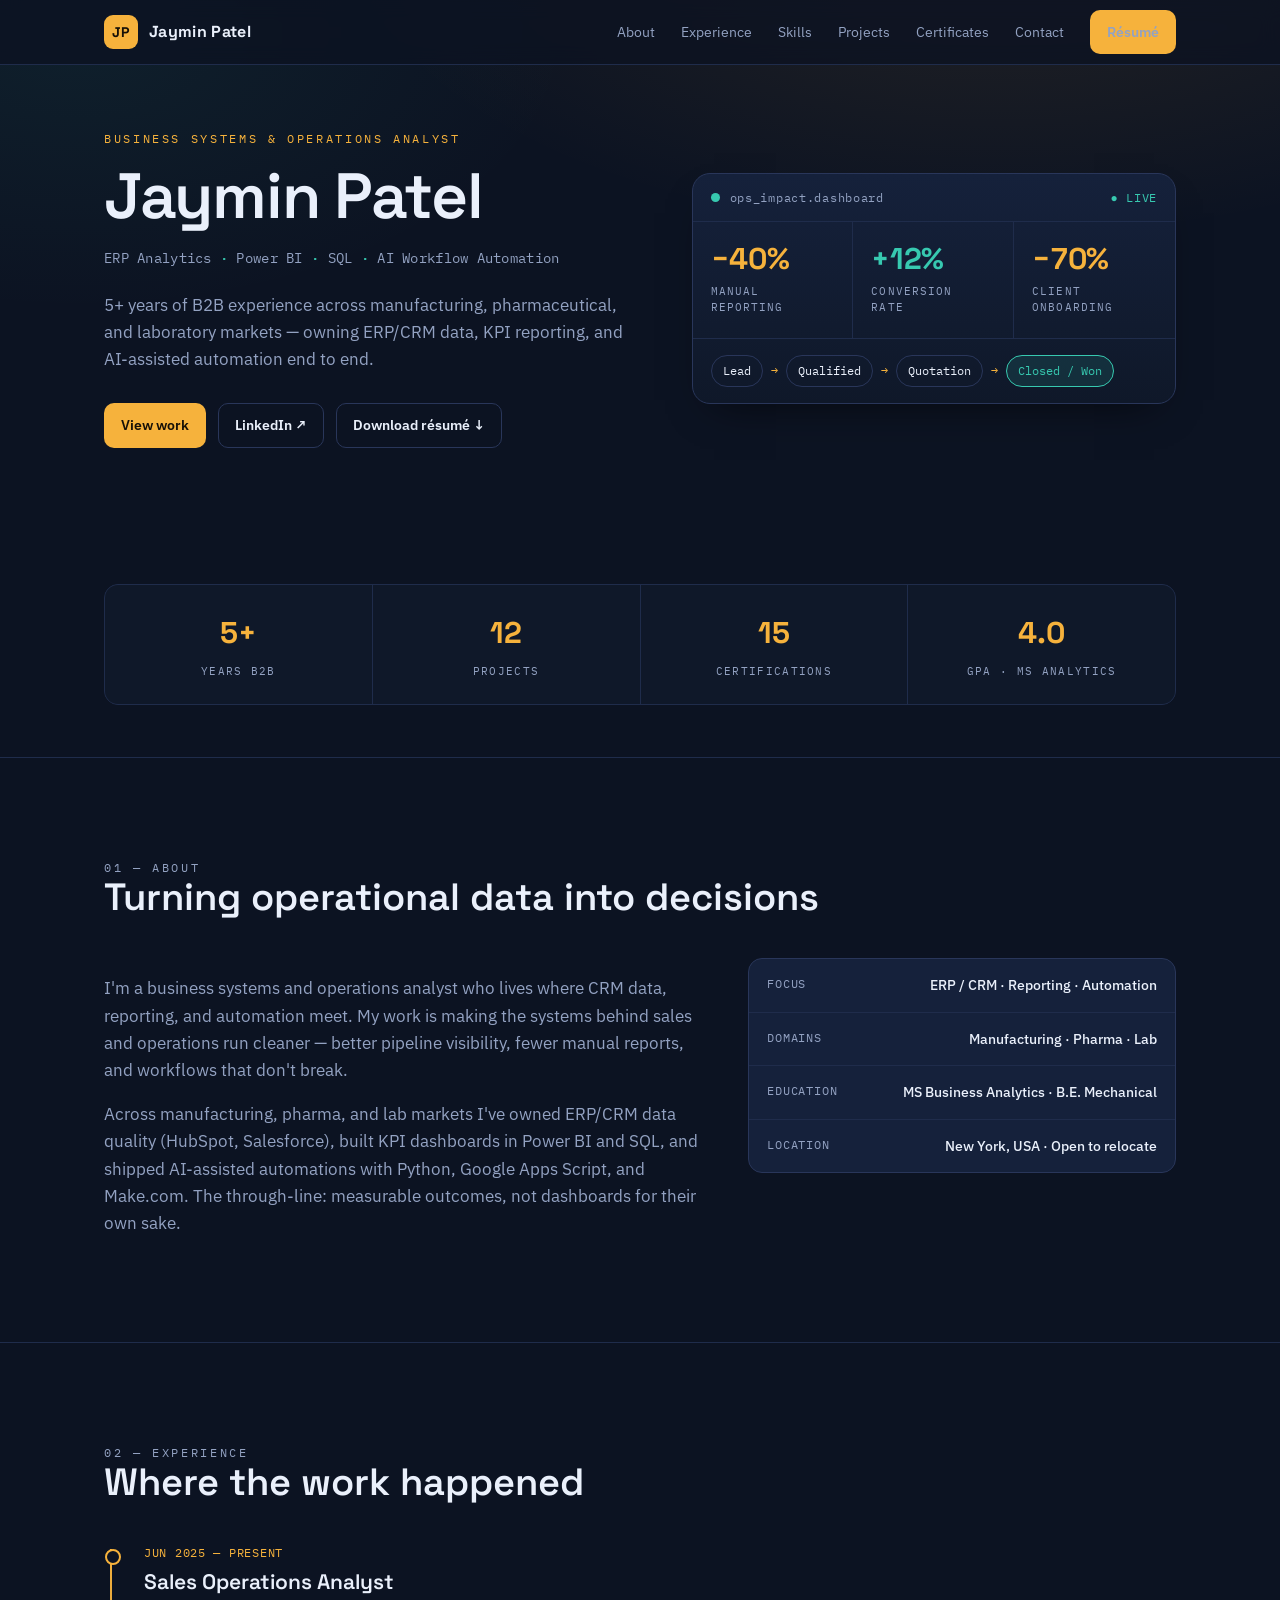
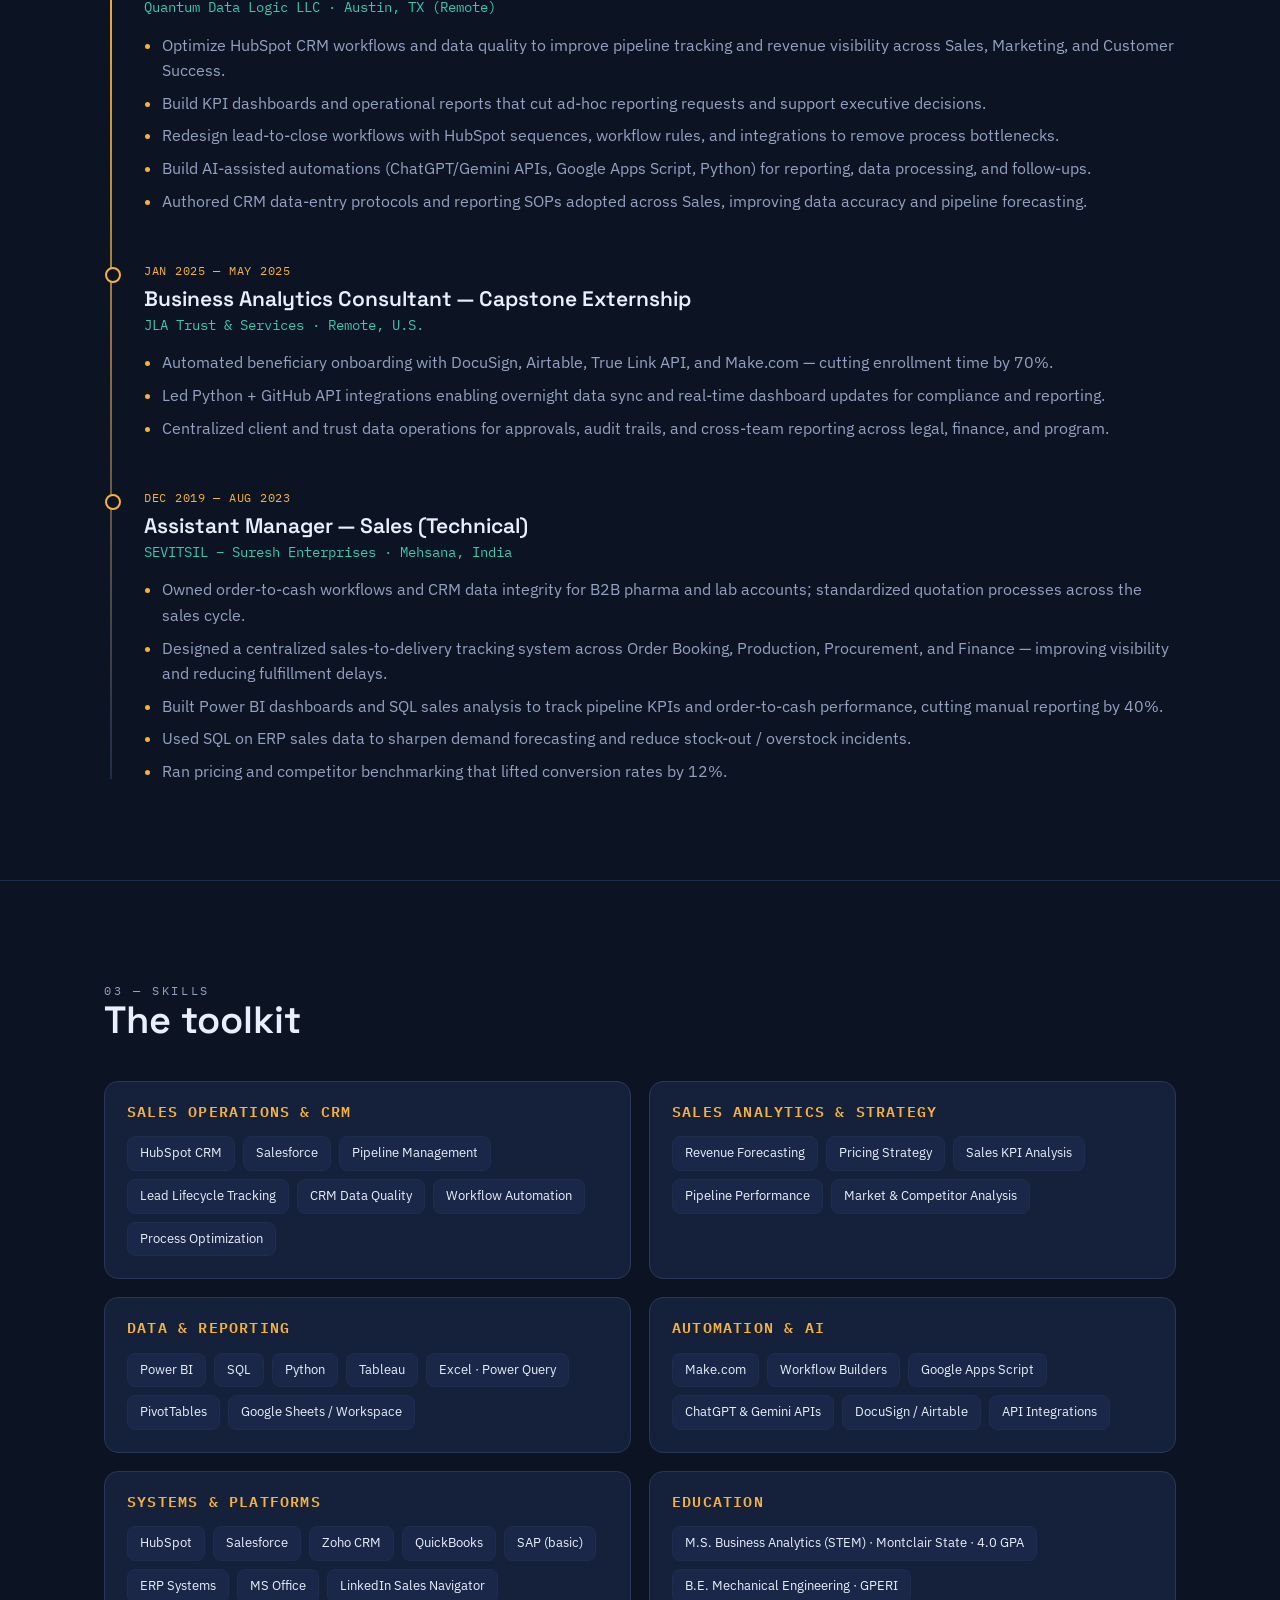
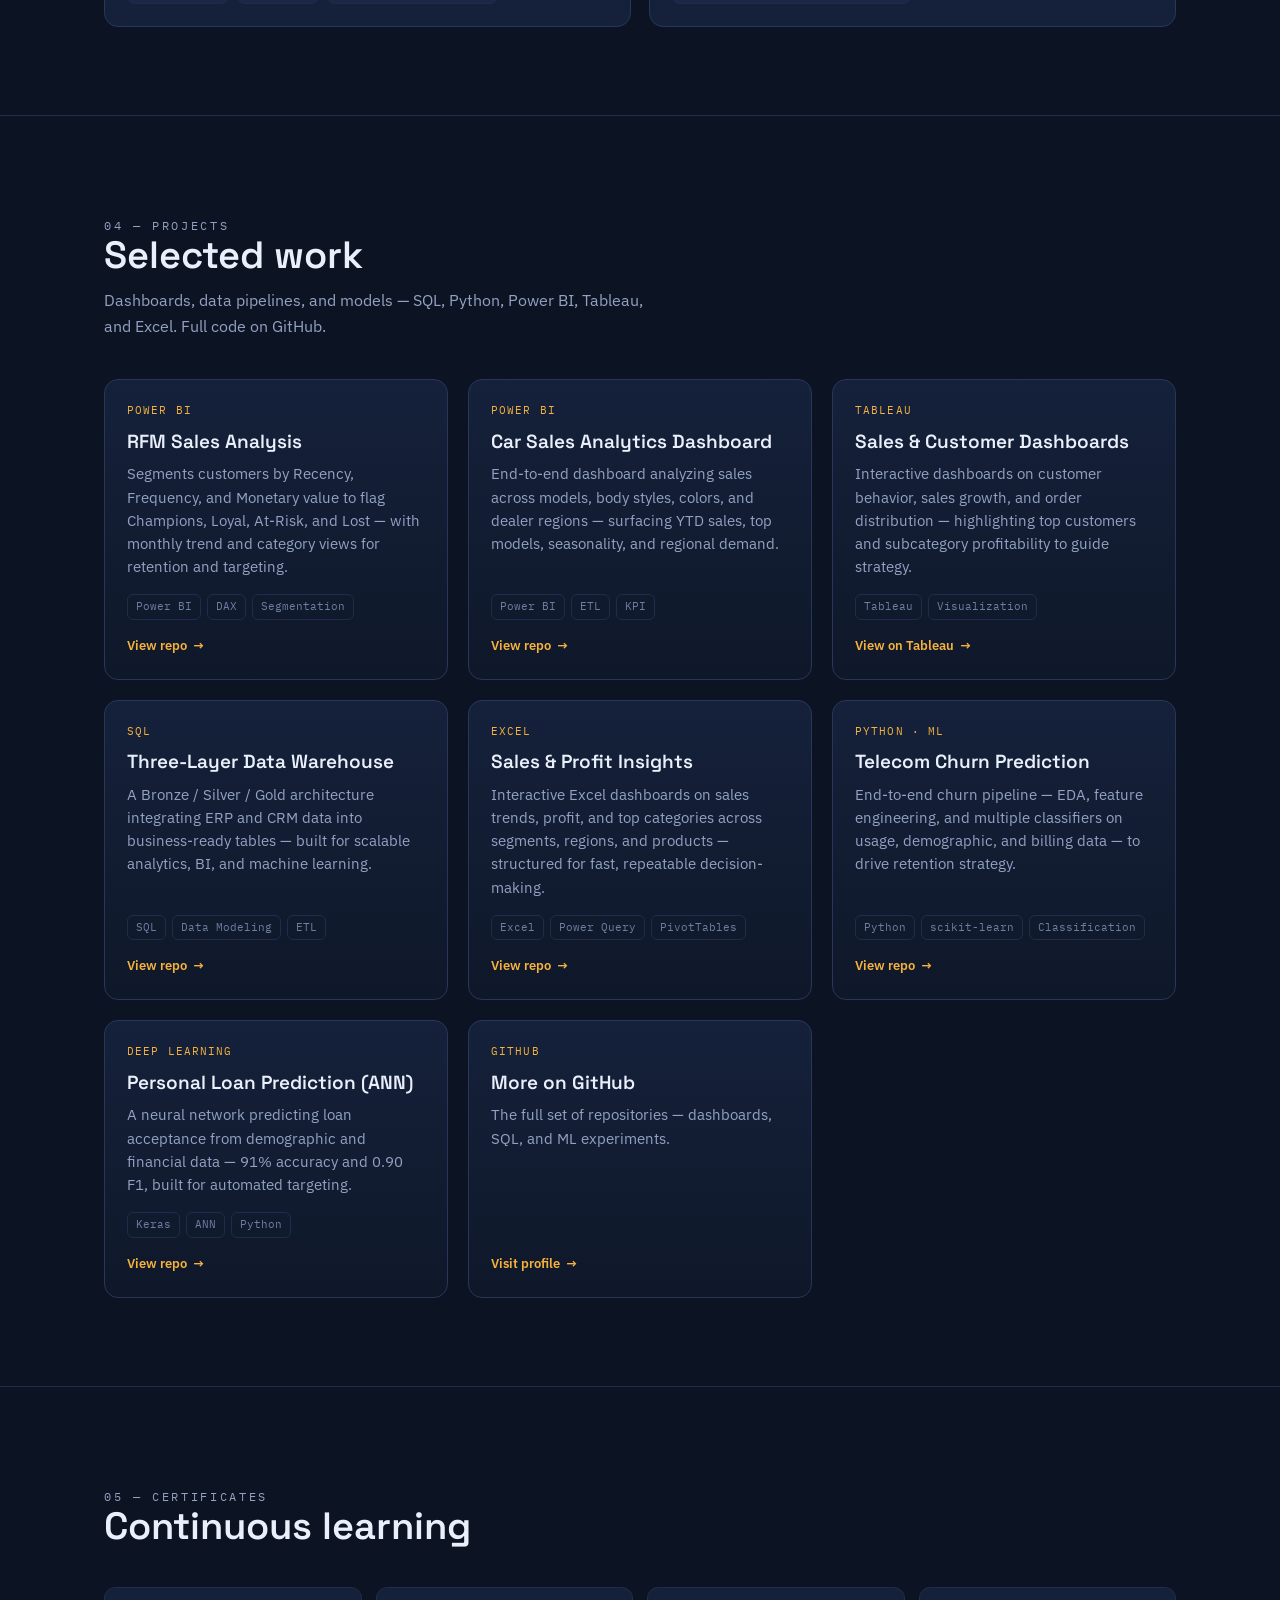
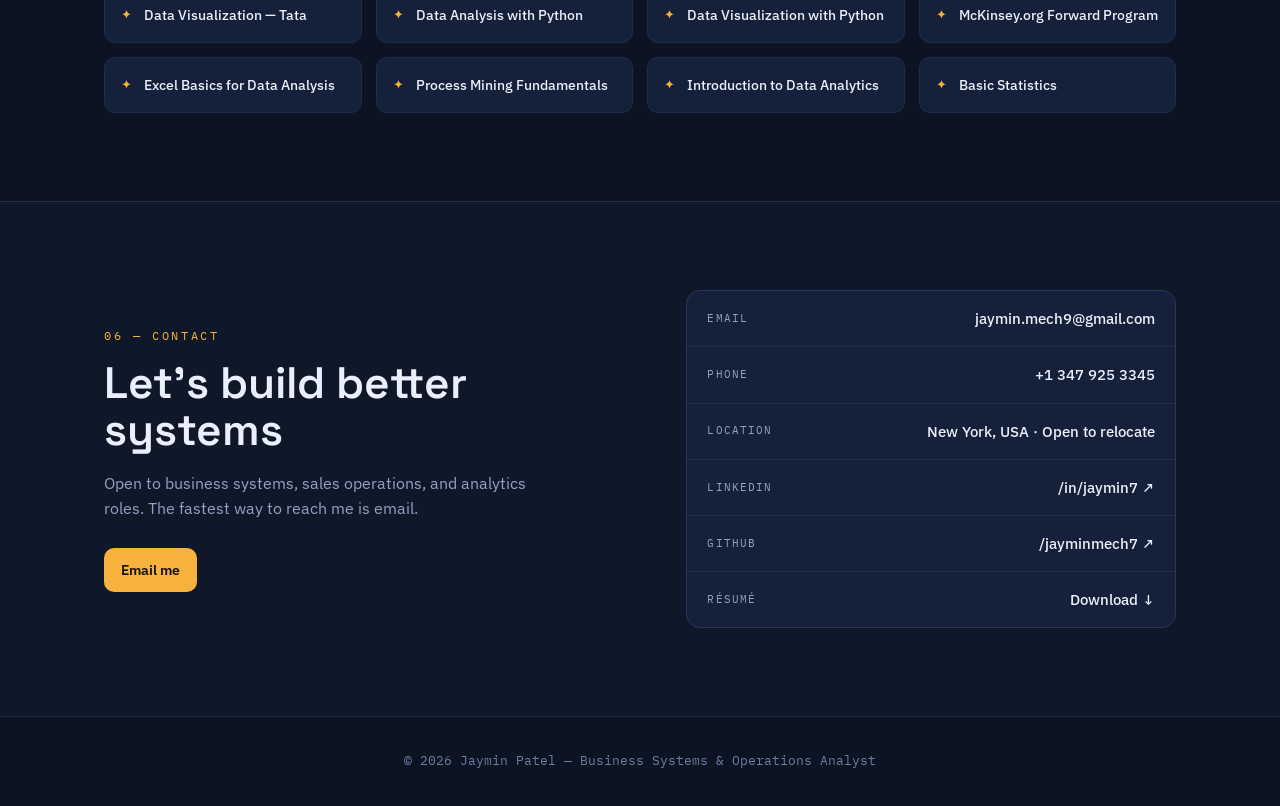
<file: index.html>
<!DOCTYPE html>
<html lang="en">
<head>
<meta charset="utf-8">
<meta name="viewport" content="width=device-width, initial-scale=1">
<title>Jaymin Patel — Business Systems &amp; Operations Analyst</title>
<meta name="description" content="Jaymin Patel — Business Systems & Operations Analyst. ERP/CRM data, KPI dashboards (Power BI, SQL), and AI workflow automation.">
<link rel="preconnect" href="https://fonts.googleapis.com">
<link rel="preconnect" href="https://fonts.gstatic.com" crossorigin>
<link href="https://fonts.googleapis.com/css2?family=Space+Grotesk:wght@400;500;600;700&family=IBM+Plex+Sans:wght@400;500;600;700&family=IBM+Plex+Mono:wght@400;500;600&display=swap" rel="stylesheet">
<style>
:root{
  --ink:#0C1322; --ink-2:#0F1829; --panel:#15213B; --panel-2:#1A2748;
  --line:#29365A; --line-soft:#1F2C4B;
  --text:#EAF0FB; --muted:#93A2C2; --muted-2:#6E7EA3;
  --accent:#F6B23C; --accent-press:#FFC661; --accent-soft:rgba(246,178,60,.12);
  --teal:#37C9B0; --teal-soft:rgba(55,201,176,.12);
  --sans:'IBM Plex Sans',system-ui,sans-serif;
  --disp:'Space Grotesk',system-ui,sans-serif;
  --mono:'IBM Plex Mono',ui-monospace,monospace;
  --maxw:1120px; --radius:14px;
  --shadow:0 18px 40px -22px rgba(0,0,0,.7);
}
*{box-sizing:border-box}
html{scroll-behavior:smooth}
@media (prefers-reduced-motion:reduce){html{scroll-behavior:auto}}
body{
  margin:0; background:var(--ink); color:var(--text);
  font-family:var(--sans); font-size:16px; line-height:1.6;
  -webkit-font-smoothing:antialiased;
  background-image:
    radial-gradient(1100px 520px at 78% -8%, rgba(246,178,60,.10), transparent 60%),
    radial-gradient(900px 500px at 6% 4%, rgba(55,201,176,.07), transparent 55%);
  background-attachment:fixed;
}
a{color:inherit;text-decoration:none}
img{max-width:100%}
h1,h2,h3{font-family:var(--disp);font-weight:600;line-height:1.08;margin:0}
:focus-visible{outline:2px solid var(--accent);outline-offset:3px;border-radius:6px}

.wrap{max-width:var(--maxw);margin:0 auto;padding:0 24px}
.eyebrow{font-family:var(--mono);font-size:12px;letter-spacing:.22em;text-transform:uppercase;color:var(--accent);margin:0 0 14px}
.muted{color:var(--muted)}
.mono{font-family:var(--mono)}

/* ---------- NAV ---------- */
.nav{position:sticky;top:0;z-index:50;backdrop-filter:blur(10px);
  background:rgba(12,19,34,.78);border-bottom:1px solid var(--line-soft)}
.nav .wrap{display:flex;align-items:center;justify-content:space-between;height:64px}
.brand{display:flex;align-items:center;gap:11px;font-family:var(--disp);font-weight:700;letter-spacing:.02em}
.mono-badge{width:34px;height:34px;border-radius:9px;display:grid;place-items:center;
  background:var(--accent);color:#161007;font-family:var(--disp);font-weight:700;font-size:14px}
.navlinks{display:flex;align-items:center;gap:26px}
.navlinks a{font-size:14px;color:var(--muted);transition:color .2s}
.navlinks a:hover{color:var(--text)}
.btn{display:inline-flex;align-items:center;gap:8px;font-weight:600;font-size:14px;
  padding:10px 16px;border-radius:10px;border:1px solid transparent;transition:.2s;cursor:pointer}
.btn-solid{background:var(--accent);color:#161007}
.btn-solid:hover{background:var(--accent-press);transform:translateY(-1px)}
.btn-ghost{border-color:var(--line);color:var(--text);background:transparent}
.btn-ghost:hover{border-color:var(--accent);color:var(--accent)}
.navtoggle{display:none;background:none;border:1px solid var(--line);border-radius:9px;color:var(--text);
  width:42px;height:38px;font-size:18px;cursor:pointer}

/* ---------- SECTION ---------- */
section{padding:88px 0;border-top:1px solid var(--line-soft)}
section:first-of-type{border-top:none}
.sec-head{margin-bottom:40px}
.sec-head h2{font-size:clamp(26px,4vw,38px)}
.sec-head p{color:var(--muted);max-width:56ch;margin:12px 0 0}

/* ---------- HERO ---------- */
.hero{padding:64px 0 84px;border-top:none}
.hero-grid{display:grid;grid-template-columns:1.05fr .95fr;gap:52px;align-items:center}
.hero h1{font-size:clamp(38px,6vw,64px);letter-spacing:-.02em;margin:6px 0 0}
.hero .role{font-family:var(--mono);color:var(--muted);font-size:14px;margin-top:16px;letter-spacing:.02em}
.hero .role b{color:var(--teal);font-weight:500}
.hero .lede{margin:22px 0 30px;color:var(--muted);max-width:52ch;font-size:17px}
.hero-cta{display:flex;flex-wrap:wrap;gap:12px}

/* console */
.console{background:linear-gradient(180deg,var(--panel),var(--ink-2));
  border:1px solid var(--line);border-radius:18px;box-shadow:var(--shadow);overflow:hidden}
.console-top{display:flex;align-items:center;gap:10px;padding:14px 18px;border-bottom:1px solid var(--line-soft);
  font-family:var(--mono);font-size:12px;color:var(--muted);letter-spacing:.06em}
.dot{width:9px;height:9px;border-radius:50%;background:var(--teal);box-shadow:0 0 0 0 rgba(55,201,176,.55);animation:pulse 2.4s infinite}
@keyframes pulse{0%{box-shadow:0 0 0 0 rgba(55,201,176,.5)}70%{box-shadow:0 0 0 8px rgba(55,201,176,0)}100%{box-shadow:0 0 0 0 rgba(55,201,176,0)}}
@media (prefers-reduced-motion:reduce){.dot{animation:none}}
.console-top .live{margin-left:auto;color:var(--teal)}
.kpis{display:grid;grid-template-columns:repeat(3,1fr)}
.kpi{padding:22px 18px;border-right:1px solid var(--line-soft)}
.kpi:last-child{border-right:none}
.kpi .val{font-family:var(--disp);font-weight:700;font-size:30px;line-height:1;letter-spacing:-.01em}
.kpi .val.down{color:var(--accent)} .kpi .val.up{color:var(--teal)}
.kpi .lab{font-family:var(--mono);font-size:11px;color:var(--muted);text-transform:uppercase;letter-spacing:.1em;margin-top:9px;line-height:1.5}
.pipeline{display:flex;align-items:center;gap:8px;padding:16px 18px;border-top:1px solid var(--line-soft);
  font-family:var(--mono);font-size:11.5px;color:var(--muted);overflow-x:auto}
.node{padding:6px 11px;border:1px solid var(--line);border-radius:20px;white-space:nowrap;color:var(--text)}
.node.win{border-color:var(--teal);color:var(--teal);background:var(--teal-soft)}
.arrow{color:var(--accent)}

/* ---------- STAT BAR ---------- */
.stats{display:grid;grid-template-columns:repeat(4,1fr);gap:1px;background:var(--line-soft);
  border:1px solid var(--line-soft);border-radius:var(--radius);overflow:hidden}
.stat{background:var(--ink-2);padding:24px 20px;text-align:center}
.stat .n{font-family:var(--disp);font-weight:700;font-size:30px;color:var(--accent)}
.stat .l{font-family:var(--mono);font-size:11px;text-transform:uppercase;letter-spacing:.12em;color:var(--muted);margin-top:6px}

/* ---------- ABOUT ---------- */
.about-grid{display:grid;grid-template-columns:1.4fr 1fr;gap:44px}
.about-grid p{color:var(--muted);font-size:17px}
.about-grid p+p{margin-top:16px}
.facts{border:1px solid var(--line);border-radius:var(--radius);background:var(--panel);overflow:hidden;align-self:start}
.fact{display:flex;justify-content:space-between;gap:16px;padding:15px 18px;border-bottom:1px solid var(--line-soft);font-size:14px}
.fact:last-child{border-bottom:none}
.fact .k{font-family:var(--mono);color:var(--muted);font-size:12px;text-transform:uppercase;letter-spacing:.08em}
.fact .v{text-align:right;font-weight:500}

/* ---------- TIMELINE ---------- */
.tl{position:relative;margin-left:6px}
.tl::before{content:"";position:absolute;left:0;top:6px;bottom:6px;width:2px;
  background:linear-gradient(var(--accent),var(--line-soft))}
.job{position:relative;padding:0 0 40px 34px}
.job:last-child{padding-bottom:0}
.job::before{content:"";position:absolute;left:-5px;top:6px;width:12px;height:12px;border-radius:50%;
  background:var(--ink);border:2px solid var(--accent)}
.job .when{font-family:var(--mono);font-size:12px;letter-spacing:.06em;color:var(--accent)}
.job h3{font-size:21px;margin:8px 0 3px}
.job .co{color:var(--teal);font-size:14px;font-family:var(--mono);margin-bottom:14px}
.job ul{margin:0;padding-left:18px;color:var(--muted)}
.job li{margin:7px 0}
.job li::marker{color:var(--accent)}

/* ---------- SKILLS ---------- */
.skill-grid{display:grid;grid-template-columns:repeat(2,1fr);gap:18px}
.skill-card{border:1px solid var(--line);border-radius:var(--radius);background:var(--panel);padding:22px}
.skill-card h3{font-size:15px;font-family:var(--mono);text-transform:uppercase;letter-spacing:.08em;color:var(--accent);margin-bottom:16px}
.chips{display:flex;flex-wrap:wrap;gap:8px}
.chip{font-size:13px;padding:6px 12px;border-radius:8px;background:var(--panel-2);border:1px solid var(--line-soft);color:var(--text)}

/* ---------- PROJECTS ---------- */
.proj-grid{display:grid;grid-template-columns:repeat(3,1fr);gap:20px}
.card{display:flex;flex-direction:column;border:1px solid var(--line);border-radius:var(--radius);
  background:linear-gradient(180deg,var(--panel),var(--ink-2));padding:22px;transition:.25s;position:relative}
.card:hover{transform:translateY(-4px);border-color:var(--accent);box-shadow:var(--shadow)}
.card .tag{font-family:var(--mono);font-size:11px;letter-spacing:.1em;text-transform:uppercase;color:var(--accent);margin-bottom:12px}
.card h3{font-size:19px;margin-bottom:10px}
.card p{color:var(--muted);font-size:14.5px;flex-grow:1;margin:0 0 16px}
.card .tech{display:flex;flex-wrap:wrap;gap:6px;margin-bottom:16px}
.card .tech span{font-family:var(--mono);font-size:11px;color:var(--muted-2);border:1px solid var(--line-soft);padding:3px 8px;border-radius:6px}
.card .link{font-size:13px;font-weight:600;color:var(--accent);display:inline-flex;align-items:center;gap:6px}
.card .link .ar{transition:transform .2s}
.card:hover .link .ar{transform:translateX(4px)}

/* ---------- CERTS ---------- */
.cert-grid{display:grid;grid-template-columns:repeat(4,1fr);gap:14px}
.cert{border:1px solid var(--line-soft);border-radius:11px;background:var(--panel);padding:18px 16px;
  display:flex;align-items:center;gap:12px;transition:.2s}
.cert:hover{border-color:var(--accent)}
.cert .mk{font-family:var(--mono);color:var(--accent);font-size:13px}
.cert span{font-size:13.5px;font-weight:500;line-height:1.35}

/* ---------- CONTACT ---------- */
.contact{background:var(--ink-2)}
.contact-grid{display:grid;grid-template-columns:1.1fr 1fr;gap:44px;align-items:center}
.contact h2{font-size:clamp(28px,4.5vw,44px)}
.contact .lede{color:var(--muted);margin:16px 0 26px;max-width:44ch}
.clist{border:1px solid var(--line);border-radius:var(--radius);background:var(--panel);overflow:hidden}
.crow{display:flex;justify-content:space-between;align-items:center;gap:14px;padding:16px 20px;border-bottom:1px solid var(--line-soft)}
.crow:last-child{border-bottom:none}
.crow .k{font-family:var(--mono);font-size:11px;letter-spacing:.1em;text-transform:uppercase;color:var(--muted)}
.crow a,.crow .v{font-weight:500;font-size:14.5px}
.crow a:hover{color:var(--accent)}

footer{padding:34px 0;text-align:center;color:var(--muted-2);font-size:13px;border-top:1px solid var(--line-soft);font-family:var(--mono)}

/* ---------- REVEAL ---------- */
.reveal{opacity:0;transform:translateY(18px);transition:opacity .6s ease,transform .6s ease}
.reveal.in{opacity:1;transform:none}
@media (prefers-reduced-motion:reduce){.reveal{opacity:1;transform:none;transition:none}}

/* ---------- RESPONSIVE ---------- */
@media(max-width:960px){
  .hero-grid,.about-grid,.contact-grid{grid-template-columns:1fr;gap:36px}
  .proj-grid{grid-template-columns:repeat(2,1fr)}
  .cert-grid{grid-template-columns:repeat(2,1fr)}
}
@media(max-width:680px){
  section{padding:64px 0}
  .navlinks{position:fixed;inset:64px 0 auto 0;flex-direction:column;background:var(--ink-2);
    border-bottom:1px solid var(--line);padding:18px 24px;gap:18px;display:none}
  .navlinks.open{display:flex}
  .navlinks a{font-size:16px}
  .navlinks .btn{align-self:flex-start}
  .navtoggle{display:block}
  .stats{grid-template-columns:repeat(2,1fr)}
  .skill-grid,.proj-grid{grid-template-columns:1fr}
  .kpi .val{font-size:26px}
}
</style>
</head>
<body>

<nav class="nav">
  <div class="wrap">
    <a class="brand" href="#top"><span class="mono-badge">JP</span>Jaymin Patel</a>
    <button class="navtoggle" id="navtoggle" aria-label="Toggle menu" aria-expanded="false">☰</button>
    <div class="navlinks" id="navlinks">
      <a href="#about">About</a>
      <a href="#experience">Experience</a>
      <a href="#skills">Skills</a>
      <a href="#projects">Projects</a>
      <a href="#certs">Certificates</a>
      <a href="#contact">Contact</a>
      <a class="btn btn-solid" href="https://drive.google.com/file/d/1O9yBFuui176789vn7SbpFpiRYwCkt2QC/view?usp=sharing" target="_blank" rel="noopener noreferrer">Résumé</a>
    </div>
  </div>
</nav>

<!-- HERO -->
<header id="top" class="hero">
  <div class="wrap">
    <div class="hero-grid">
      <div class="reveal">
        <p class="eyebrow">Business Systems &amp; Operations Analyst</p>
        <h1>Jaymin Patel</h1>
        <p class="role">ERP Analytics <b>·</b> Power BI <b>·</b> SQL <b>·</b> AI Workflow Automation</p>
        <p class="lede">5+ years of B2B experience across manufacturing, pharmaceutical, and laboratory markets — owning ERP/CRM data, KPI reporting, and AI-assisted automation end to end.</p>
        <div class="hero-cta">
          <a class="btn btn-solid" href="#projects">View work</a>
          <a class="btn btn-ghost" href="https://www.linkedin.com/in/jaymin7/" target="_blank" rel="noopener noreferrer">LinkedIn ↗</a>
          <a class="btn btn-ghost" href="https://drive.google.com/file/d/1O9yBFuui176789vn7SbpFpiRYwCkt2QC/view?usp=sharing" target="_blank" rel="noopener noreferrer">Download résumé ↓</a>
        </div>
      </div>

      <div class="console reveal" aria-label="Proven results dashboard">
        <div class="console-top">
          <span class="dot"></span> ops_impact.dashboard
          <span class="live">● LIVE</span>
        </div>
        <div class="kpis">
          <div class="kpi"><div class="val down">−40%</div><div class="lab">Manual<br>reporting</div></div>
          <div class="kpi"><div class="val up">+12%</div><div class="lab">Conversion<br>rate</div></div>
          <div class="kpi"><div class="val down">−70%</div><div class="lab">Client<br>onboarding</div></div>
        </div>
        <div class="pipeline">
          <span class="node">Lead</span><span class="arrow">→</span>
          <span class="node">Qualified</span><span class="arrow">→</span>
          <span class="node">Quotation</span><span class="arrow">→</span>
          <span class="node win">Closed / Won</span>
        </div>
      </div>
    </div>
  </div>
</header>

<!-- STATS -->
<section style="padding:52px 0" aria-label="At a glance">
  <div class="wrap">
    <div class="stats reveal">
      <div class="stat"><div class="n">5+</div><div class="l">Years B2B</div></div>
      <div class="stat"><div class="n">12</div><div class="l">Projects</div></div>
      <div class="stat"><div class="n">15</div><div class="l">Certifications</div></div>
      <div class="stat"><div class="n">4.0</div><div class="l">GPA · MS Analytics</div></div>
    </div>
  </div>
</section>

<!-- ABOUT -->
<section id="about">
  <div class="wrap">
    <div class="sec-head reveal">
      <p class="eyebrow">01 — About</p>
      <h2>Turning operational data into decisions</h2>
    </div>
    <div class="about-grid">
      <div class="reveal">
        <p>I'm a business systems and operations analyst who lives where CRM data, reporting, and automation meet. My work is making the systems behind sales and operations run cleaner — better pipeline visibility, fewer manual reports, and workflows that don't break.</p>
        <p>Across manufacturing, pharma, and lab markets I've owned ERP/CRM data quality (HubSpot, Salesforce), built KPI dashboards in Power BI and SQL, and shipped AI-assisted automations with Python, Google Apps Script, and Make.com. The through-line: measurable outcomes, not dashboards for their own sake.</p>
      </div>
      <div class="facts reveal">
        <div class="fact"><span class="k">Focus</span><span class="v">ERP / CRM · Reporting · Automation</span></div>
        <div class="fact"><span class="k">Domains</span><span class="v">Manufacturing · Pharma · Lab</span></div>
        <div class="fact"><span class="k">Education</span><span class="v">MS Business Analytics · B.E. Mechanical</span></div>
        <div class="fact"><span class="k">Location</span><span class="v">New York, USA · Open to relocate</span></div>
      </div>
    </div>
  </div>
</section>

<!-- EXPERIENCE -->
<section id="experience">
  <div class="wrap">
    <div class="sec-head reveal">
      <p class="eyebrow">02 — Experience</p>
      <h2>Where the work happened</h2>
    </div>
    <div class="tl">
      <div class="job reveal">
        <div class="when">JUN 2025 — PRESENT</div>
        <h3>Sales Operations Analyst</h3>
        <div class="co">Quantum Data Logic LLC · Austin, TX (Remote)</div>
        <ul>
          <li>Optimize HubSpot CRM workflows and data quality to improve pipeline tracking and revenue visibility across Sales, Marketing, and Customer Success.</li>
          <li>Build KPI dashboards and operational reports that cut ad-hoc reporting requests and support executive decisions.</li>
          <li>Redesign lead-to-close workflows with HubSpot sequences, workflow rules, and integrations to remove process bottlenecks.</li>
          <li>Build AI-assisted automations (ChatGPT/Gemini APIs, Google Apps Script, Python) for reporting, data processing, and follow-ups.</li>
          <li>Authored CRM data-entry protocols and reporting SOPs adopted across Sales, improving data accuracy and pipeline forecasting.</li>
        </ul>
      </div>
      <div class="job reveal">
        <div class="when">JAN 2025 — MAY 2025</div>
        <h3>Business Analytics Consultant — Capstone Externship</h3>
        <div class="co">JLA Trust &amp; Services · Remote, U.S.</div>
        <ul>
          <li>Automated beneficiary onboarding with DocuSign, Airtable, True Link API, and Make.com — cutting enrollment time by 70%.</li>
          <li>Led Python + GitHub API integrations enabling overnight data sync and real-time dashboard updates for compliance and reporting.</li>
          <li>Centralized client and trust data operations for approvals, audit trails, and cross-team reporting across legal, finance, and program.</li>
        </ul>
      </div>
      <div class="job reveal">
        <div class="when">DEC 2019 — AUG 2023</div>
        <h3>Assistant Manager — Sales (Technical)</h3>
        <div class="co">SEVITSIL – Suresh Enterprises · Mehsana, India</div>
        <ul>
          <li>Owned order-to-cash workflows and CRM data integrity for B2B pharma and lab accounts; standardized quotation processes across the sales cycle.</li>
          <li>Designed a centralized sales-to-delivery tracking system across Order Booking, Production, Procurement, and Finance — improving visibility and reducing fulfillment delays.</li>
          <li>Built Power BI dashboards and SQL sales analysis to track pipeline KPIs and order-to-cash performance, cutting manual reporting by 40%.</li>
          <li>Used SQL on ERP sales data to sharpen demand forecasting and reduce stock-out / overstock incidents.</li>
          <li>Ran pricing and competitor benchmarking that lifted conversion rates by 12%.</li>
        </ul>
      </div>
    </div>
  </div>
</section>

<!-- SKILLS -->
<section id="skills">
  <div class="wrap">
    <div class="sec-head reveal">
      <p class="eyebrow">03 — Skills</p>
      <h2>The toolkit</h2>
    </div>
    <div class="skill-grid">
      <div class="skill-card reveal">
        <h3>Sales Operations &amp; CRM</h3>
        <div class="chips">
          <span class="chip">HubSpot CRM</span><span class="chip">Salesforce</span><span class="chip">Pipeline Management</span>
          <span class="chip">Lead Lifecycle Tracking</span><span class="chip">CRM Data Quality</span>
          <span class="chip">Workflow Automation</span><span class="chip">Process Optimization</span>
        </div>
      </div>
      <div class="skill-card reveal">
        <h3>Sales Analytics &amp; Strategy</h3>
        <div class="chips">
          <span class="chip">Revenue Forecasting</span><span class="chip">Pricing Strategy</span>
          <span class="chip">Sales KPI Analysis</span><span class="chip">Pipeline Performance</span>
          <span class="chip">Market &amp; Competitor Analysis</span>
        </div>
      </div>
      <div class="skill-card reveal">
        <h3>Data &amp; Reporting</h3>
        <div class="chips">
          <span class="chip">Power BI</span><span class="chip">SQL</span><span class="chip">Python</span>
          <span class="chip">Tableau</span><span class="chip">Excel · Power Query</span>
          <span class="chip">PivotTables</span><span class="chip">Google Sheets / Workspace</span>
        </div>
      </div>
      <div class="skill-card reveal">
        <h3>Automation &amp; AI</h3>
        <div class="chips">
          <span class="chip">Make.com</span><span class="chip">Workflow Builders</span>
          <span class="chip">Google Apps Script</span><span class="chip">ChatGPT &amp; Gemini APIs</span>
          <span class="chip">DocuSign / Airtable</span><span class="chip">API Integrations</span>
        </div>
      </div>
      <div class="skill-card reveal">
        <h3>Systems &amp; Platforms</h3>
        <div class="chips">
          <span class="chip">HubSpot</span><span class="chip">Salesforce</span><span class="chip">Zoho CRM</span>
          <span class="chip">QuickBooks</span><span class="chip">SAP (basic)</span><span class="chip">ERP Systems</span>
          <span class="chip">MS Office</span><span class="chip">LinkedIn Sales Navigator</span>
        </div>
      </div>
      <div class="skill-card reveal">
        <h3>Education</h3>
        <div class="chips">
          <span class="chip">M.S. Business Analytics (STEM) · Montclair State · 4.0 GPA</span>
          <span class="chip">B.E. Mechanical Engineering · GPERI</span>
        </div>
      </div>
    </div>
  </div>
</section>

<!-- PROJECTS -->
<section id="projects">
  <div class="wrap">
    <div class="sec-head reveal">
      <p class="eyebrow">04 — Projects</p>
      <h2>Selected work</h2>
      <p>Dashboards, data pipelines, and models — SQL, Python, Power BI, Tableau, and Excel. Full code on GitHub.</p>
    </div>
    <div class="proj-grid">

      <a class="card reveal" href="https://github.com/jayminmech7/powerbi-sales-rfm-dashboard" target="_blank" rel="noopener noreferrer">
        <div class="tag">Power BI</div>
        <h3>RFM Sales Analysis</h3>
        <p>Segments customers by Recency, Frequency, and Monetary value to flag Champions, Loyal, At-Risk, and Lost — with monthly trend and category views for retention and targeting.</p>
        <div class="tech"><span>Power BI</span><span>DAX</span><span>Segmentation</span></div>
        <span class="link">View repo <span class="ar">→</span></span>
      </a>

      <a class="card reveal" href="https://github.com/jayminmech7/powerbi-car-sales-dashboard" target="_blank" rel="noopener noreferrer">
        <div class="tag">Power BI</div>
        <h3>Car Sales Analytics Dashboard</h3>
        <p>End-to-end dashboard analyzing sales across models, body styles, colors, and dealer regions — surfacing YTD sales, top models, seasonality, and regional demand.</p>
        <div class="tech"><span>Power BI</span><span>ETL</span><span>KPI</span></div>
        <span class="link">View repo <span class="ar">→</span></span>
      </a>

      <a class="card reveal" href="https://public.tableau.com/app/profile/jaymin.patel5404/viz/SalesCustomerDashboards_17486554759860/SalesDashboard" target="_blank" rel="noopener noreferrer">
        <div class="tag">Tableau</div>
        <h3>Sales &amp; Customer Dashboards</h3>
        <p>Interactive dashboards on customer behavior, sales growth, and order distribution — highlighting top customers and subcategory profitability to guide strategy.</p>
        <div class="tech"><span>Tableau</span><span>Visualization</span></div>
        <span class="link">View on Tableau <span class="ar">→</span></span>
      </a>

      <a class="card reveal" href="https://github.com/jayminmech7/sql-data-warehouse-project" target="_blank" rel="noopener noreferrer">
        <div class="tag">SQL</div>
        <h3>Three-Layer Data Warehouse</h3>
        <p>A Bronze / Silver / Gold architecture integrating ERP and CRM data into business-ready tables — built for scalable analytics, BI, and machine learning.</p>
        <div class="tech"><span>SQL</span><span>Data Modeling</span><span>ETL</span></div>
        <span class="link">View repo <span class="ar">→</span></span>
      </a>

      <a class="card reveal" href="https://github.com/jayminmech7/excel-sales-dashboard" target="_blank" rel="noopener noreferrer">
        <div class="tag">Excel</div>
        <h3>Sales &amp; Profit Insights</h3>
        <p>Interactive Excel dashboards on sales trends, profit, and top categories across segments, regions, and products — structured for fast, repeatable decision-making.</p>
        <div class="tech"><span>Excel</span><span>Power Query</span><span>PivotTables</span></div>
        <span class="link">View repo <span class="ar">→</span></span>
      </a>

      <a class="card reveal" href="https://github.com/jayminmech7/Customer_Churn_Prediction-Telecom_Sector" target="_blank" rel="noopener noreferrer">
        <div class="tag">Python · ML</div>
        <h3>Telecom Churn Prediction</h3>
        <p>End-to-end churn pipeline — EDA, feature engineering, and multiple classifiers on usage, demographic, and billing data — to drive retention strategy.</p>
        <div class="tech"><span>Python</span><span>scikit-learn</span><span>Classification</span></div>
        <span class="link">View repo <span class="ar">→</span></span>
      </a>

      <a class="card reveal" href="https://github.com/jayminmech7/personal-loan-ann" target="_blank" rel="noopener noreferrer">
        <div class="tag">Deep Learning</div>
        <h3>Personal Loan Prediction (ANN)</h3>
        <p>A neural network predicting loan acceptance from demographic and financial data — 91% accuracy and 0.90 F1, built for automated targeting.</p>
        <div class="tech"><span>Keras</span><span>ANN</span><span>Python</span></div>
        <span class="link">View repo <span class="ar">→</span></span>
      </a>

      <a class="card reveal" href="https://github.com/jayminmech7" target="_blank" rel="noopener noreferrer" style="justify-content:center;align-items:flex-start">
        <div class="tag">GitHub</div>
        <h3>More on GitHub</h3>
        <p>The full set of repositories — dashboards, SQL, and ML experiments.</p>
        <span class="link">Visit profile <span class="ar">→</span></span>
      </a>

    </div>
  </div>
</section>

<!-- CERTIFICATES -->
<section id="certs">
  <div class="wrap">
    <div class="sec-head reveal">
      <p class="eyebrow">05 — Certificates</p>
      <h2>Continuous learning</h2>
    </div>
    <div class="cert-grid">
      <div class="cert reveal"><span class="mk">✦</span><span>Data Visualization — Tata</span></div>
      <div class="cert reveal"><span class="mk">✦</span><span>Data Analysis with Python</span></div>
      <div class="cert reveal"><span class="mk">✦</span><span>Data Visualization with Python</span></div>
      <div class="cert reveal"><span class="mk">✦</span><span>McKinsey.org Forward Program</span></div>
      <div class="cert reveal"><span class="mk">✦</span><span>Excel Basics for Data Analysis</span></div>
      <div class="cert reveal"><span class="mk">✦</span><span>Process Mining Fundamentals</span></div>
      <div class="cert reveal"><span class="mk">✦</span><span>Introduction to Data Analytics</span></div>
      <div class="cert reveal"><span class="mk">✦</span><span>Basic Statistics</span></div>
    </div>
  </div>
</section>

<!-- CONTACT -->
<section id="contact" class="contact">
  <div class="wrap">
    <div class="contact-grid">
      <div class="reveal">
        <p class="eyebrow">06 — Contact</p>
        <h2>Let's build better systems</h2>
        <p class="lede">Open to business systems, sales operations, and analytics roles. The fastest way to reach me is email.</p>
        <a class="btn btn-solid" href="mailto:jaymin.mech9@gmail.com">Email me</a>
      </div>
      <div class="clist reveal">
        <div class="crow"><span class="k">Email</span><a href="mailto:jaymin.mech9@gmail.com">jaymin.mech9@gmail.com</a></div>
        <div class="crow"><span class="k">Phone</span><a href="tel:+13479253345">+1 347 925 3345</a></div>
        <div class="crow"><span class="k">Location</span><span class="v">New York, USA · Open to relocate</span></div>
        <div class="crow"><span class="k">LinkedIn</span><a href="https://www.linkedin.com/in/jaymin7/" target="_blank" rel="noopener noreferrer">/in/jaymin7 ↗</a></div>
        <div class="crow"><span class="k">GitHub</span><a href="https://github.com/jayminmech7" target="_blank" rel="noopener noreferrer">/jayminmech7 ↗</a></div>
        <div class="crow"><span class="k">Résumé</span><a href="https://drive.google.com/file/d/1O9yBFuui176789vn7SbpFpiRYwCkt2QC/view?usp=sharing" target="_blank" rel="noopener noreferrer">Download ↓</a></div>
      </div>
    </div>
  </div>
</section>

<footer>
  © <span id="yr"></span> Jaymin Patel — Business Systems &amp; Operations Analyst
</footer>

<script>
  document.getElementById('yr').textContent = new Date().getFullYear();

  // mobile nav
  var tgl = document.getElementById('navtoggle'), links = document.getElementById('navlinks');
  tgl.addEventListener('click', function(){
    var open = links.classList.toggle('open');
    tgl.setAttribute('aria-expanded', open);
  });
  links.querySelectorAll('a').forEach(function(a){
    a.addEventListener('click', function(){ links.classList.remove('open'); tgl.setAttribute('aria-expanded', false); });
  });

  // scroll reveal
  var reduce = window.matchMedia('(prefers-reduced-motion: reduce)').matches;
  var els = document.querySelectorAll('.reveal');
  if (reduce || !('IntersectionObserver' in window)) {
    els.forEach(function(e){ e.classList.add('in'); });
  } else {
    var io = new IntersectionObserver(function(entries){
      entries.forEach(function(en){ if(en.isIntersecting){ en.target.classList.add('in'); io.unobserve(en.target); } });
    }, {threshold:.12, rootMargin:'0px 0px -40px 0px'});
    els.forEach(function(e){ io.observe(e); });
  }
</script>
</body>
</html>
</file>
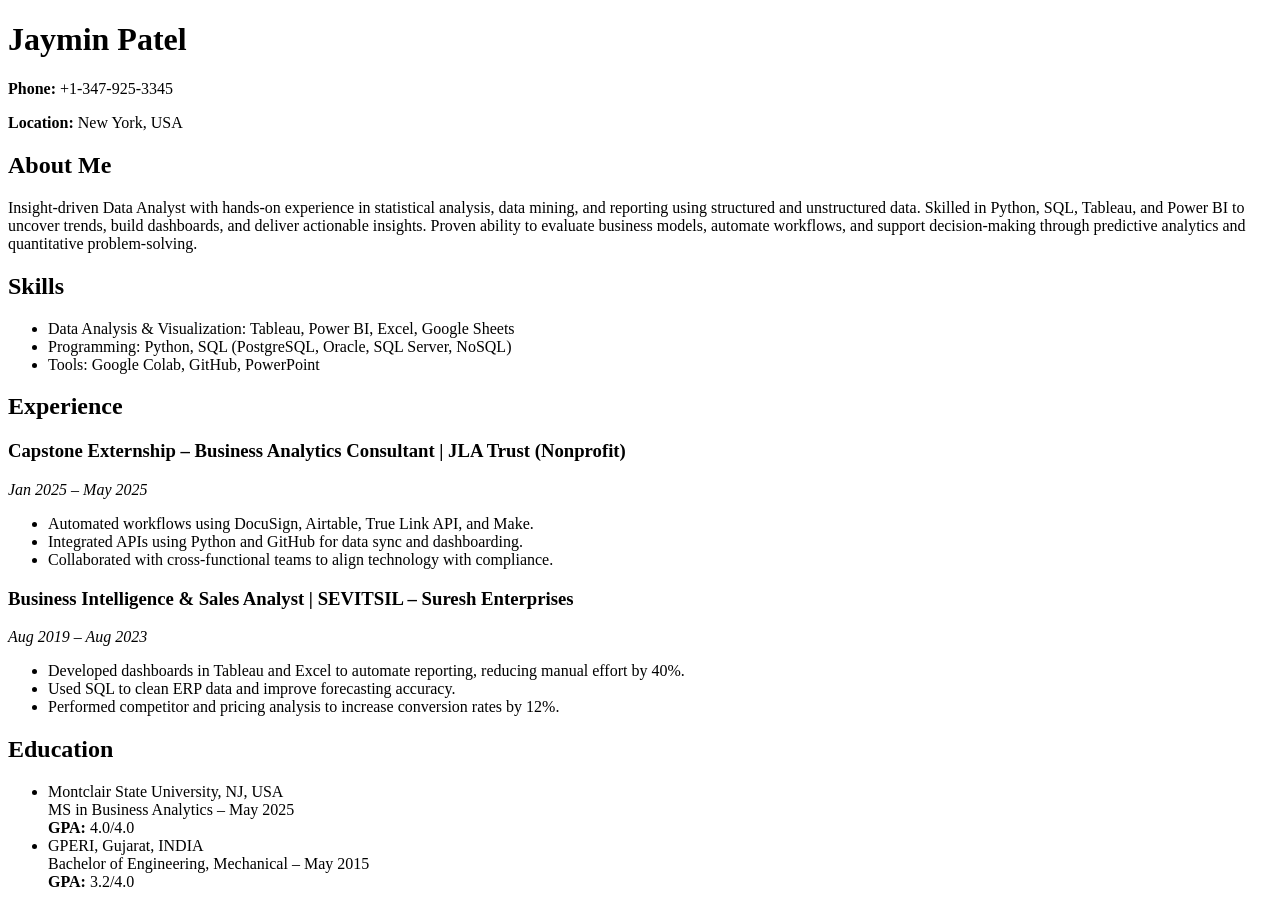
<file: index_final_updated_with_gpa_locations.html>
<!DOCTYPE html>
<html lang="en">
<head>
  <meta charset="UTF-8">
  <title>Jaymin Patel | Portfolio</title>
  <meta name="viewport" content="width=device-width, initial-scale=1.0">
</head>
<body>
  <h1>Jaymin Patel</h1>
  <p><strong>Phone:</strong> +1-347-925-3345</p>
  <p><strong>Location:</strong> New York, USA</p>

  <h2>About Me</h2>
  <p>Insight-driven Data Analyst with hands-on experience in statistical analysis, data mining, and reporting using structured and unstructured data. Skilled in Python, SQL, Tableau, and Power BI to uncover trends, build dashboards, and deliver actionable insights. Proven ability to evaluate business models, automate workflows, and support decision-making through predictive analytics and quantitative problem-solving.</p>

  <h2>Skills</h2>
  <ul>
    <li>Data Analysis & Visualization: Tableau, Power BI, Excel, Google Sheets</li>
    <li>Programming: Python, SQL (PostgreSQL, Oracle, SQL Server, NoSQL)</li>
    <li>Tools: Google Colab, GitHub, PowerPoint</li>
  </ul>

  <h2>Experience</h2>
  <h3>Capstone Externship – Business Analytics Consultant | JLA Trust (Nonprofit)</h3>
  <p><em>Jan 2025 – May 2025</em></p>
  <ul>
    <li>Automated workflows using DocuSign, Airtable, True Link API, and Make.</li>
    <li>Integrated APIs using Python and GitHub for data sync and dashboarding.</li>
    <li>Collaborated with cross-functional teams to align technology with compliance.</li>
  </ul>

  <h3>Business Intelligence & Sales Analyst | SEVITSIL – Suresh Enterprises</h3>
  <p><em>Aug 2019 – Aug 2023</em></p>
  <ul>
    <li>Developed dashboards in Tableau and Excel to automate reporting, reducing manual effort by 40%.</li>
    <li>Used SQL to clean ERP data and improve forecasting accuracy.</li>
    <li>Performed competitor and pricing analysis to increase conversion rates by 12%.</li>
  </ul>

  <h2>Education</h2>
  <ul>
    <li>Montclair State University, NJ, USA<br>MS in Business Analytics – May 2025<br><strong>GPA:</strong> 4.0/4.0</li>
    <li>GPERI, Gujarat, INDIA<br>Bachelor of Engineering, Mechanical – May 2015<br><strong>GPA:</strong> 3.2/4.0</li>
  </ul>
</body>
</html>
</file>
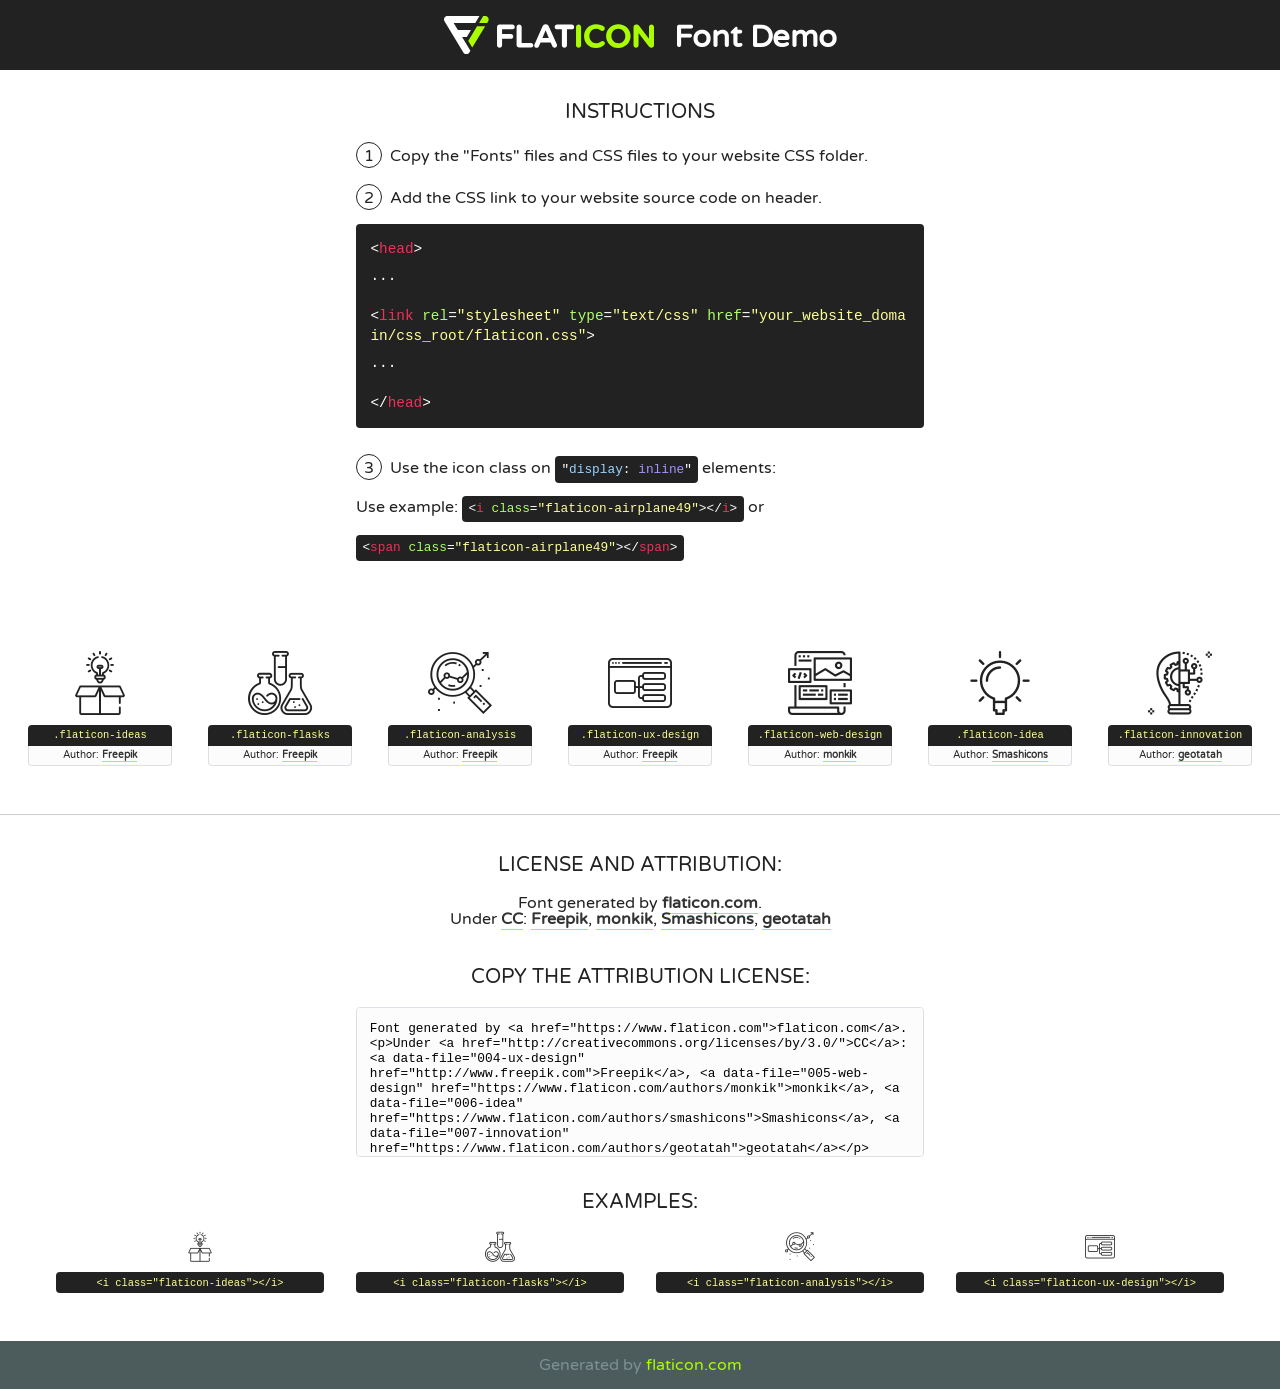
<file: fonts/flaticon/font/flaticon.html>
<!DOCTYPE html>
<!--
  Flaticon icon font: Flaticon
  Creation date: 20/03/2019 02:18
-->
<html>
<!DOCTYPE html>
<html>

<head>
    <title>Flaticon WebFont</title>
    <link href="http://fonts.googleapis.com/css?family=Varela+Round" rel="stylesheet" type="text/css" />
    <link rel="stylesheet" type="text/css" href="flaticon.css">
    <meta charset="UTF-8">
    <style>
    html, body, div, span, applet, object, iframe,
    h1, h2, h3, h4, h5, h6, p, blockquote, pre,
    a, abbr, acronym, address, big, cite, code,
    del, dfn, em, img, ins, kbd, q, s, samp,
    small, strike, strong, sub, sup, tt, var,
    b, u, i, center,
    dl, dt, dd, ol, ul, li,
    fieldset, form, label, legend,
    table, caption, tbody, tfoot, thead, tr, th, td,
    article, aside, canvas, details, embed, 
    figure, figcaption, footer, header, hgroup, 
    menu, nav, output, ruby, section, summary,
    time, mark, audio, video {
        margin: 0;
        padding: 0;
        border: 0;
        font-size: 100%;
        font: inherit;
        vertical-align: baseline;
    }
    /* HTML5 display-role reset for older browsers */
    article, aside, details, figcaption, figure, 
    footer, header, hgroup, menu, nav, section {
        display: block;
    }
    body {
        line-height: 1;
    }
    ol, ul {
        list-style: none;
    }
    blockquote, q {
        quotes: none;
    }
    blockquote:before, blockquote:after,
    q:before, q:after {
        content: '';
        content: none;
    }
    table {
        border-collapse: collapse;
        border-spacing: 0;
    }
    body {
        font-family: 'Varela Round', Helvetica, Arial, sans-serif;
        font-size: 16px;
        color: #222;
    }
    a {
        color: #333;
        border-bottom: 1px solid #a9fd00;
        font-weight: bold;
        text-decoration: none;
    }
    * {
        -moz-box-sizing: border-box;
        -webkit-box-sizing: border-box;
        box-sizing: border-box;
        margin: 0;
        padding: 0;
    }
    [class^="flaticon-"]:before, [class*=" flaticon-"]:before, [class^="flaticon-"]:after, [class*=" flaticon-"]:after {
        font-family: Flaticon;
        font-size: 30px;
        font-style: normal;
        margin-left: 20px;
        color: #333;
    }
    .wrapper {
        max-width: 600px;
        margin: auto;
        padding: 0 1em;
    }
    .title {
        font-size: 1.25em;
        text-align: center;
        margin-bottom: 1em;
        text-transform: uppercase;
    }
    header {
        text-align: center;
        background-color: #222;
        color: #fff;
        padding: 1em;
    }
    header .logo {
        width: 210px;
        height: 38px;
        display: inline-block;
        vertical-align: middle;
        margin-right: 1em;
        border: none;
    }
    header strong {
        font-size: 1.95em;
        font-weight: bold;
        vertical-align: middle;
        margin-top: 5px;
        display: inline-block;
    }
    .demo {
        margin: 2em auto;
        line-height: 1.25em;
    }
    .demo ul li {
        margin-bottom: 1em;
    }
    .demo ul li .num {
        color: #222;
        border-radius: 20px;
        display: inline-block;
        width: 26px;
        padding: 3px;
        height: 26px;
        text-align: center;
        margin-right: 0.5em;
        border: 1px solid #222;
    }
    .demo ul li code {
        background-color: #222;
        border-radius: 4px;
        padding: 0.25em 0.5em;
        display: inline-block;
        color: #fff;
        font-family: Consolas,Monaco,Lucida Console,Liberation Mono,DejaVu Sans Mono,Bitstream Vera Sans Mono,Courier New, monospace;
        font-weight: lighter;
        margin-top: 1em;
        font-size: 0.8em;
        word-break: break-all;
    }
    .demo ul li code.big {
        padding: 1em;
        font-size: 0.9em;
    }
    .demo ul li code .red {
        color: #EF3159;
    }
    .demo ul li code .green {
        color: #ACFF65;
    }
    .demo ul li code .yellow {
        color: #FFFF99;
    }
    .demo ul li code .blue {
        color: #99D3FF;
    }
    .demo ul li code .purple {
        color: #A295FF;
    }
    .demo ul li code .dots {
        margin-top: 0.5em;
        display: block;
    }
    #glyphs {
        border-bottom: 1px solid #ccc;
        padding: 2em 0;
        text-align: center;
    }
    .glyph {
        display: inline-block;
        width: 9em;
        margin: 1em;
        text-align: center;
        vertical-align: top;
        background: #FFF;
    }
    .glyph .glyph-icon {
        padding: 10px;
        display: block;
        font-family:"Flaticon";
        font-size: 64px;
        line-height: 1;
    }
    .glyph .glyph-icon:before {
        font-size: 64px;
        color: #222;
        margin-left: 0;
    }
    .class-name {
        font-size: 0.65em;
        background-color: #222;
        color: #fff;
        border-radius: 4px 4px 0 0;
        padding: 0.5em;
        color: #FFFF99;
        font-family: Consolas,Monaco,Lucida Console,Liberation Mono,DejaVu Sans Mono,Bitstream Vera Sans Mono,Courier New, monospace;
    }
    .author-name {
        font-size: 0.6em;
        background-color: #fcfcfd;
        border: 1px solid #DEDEE4;
        border-top: 0;
        border-radius: 0 0 4px 4px;
        padding: 0.5em;
    }
    .class-name:last-child {
        font-size: 10px;
        color:#888;
    }
    .class-name:last-child a {
        font-size: 10px;
        color:#555;
    }
    .class-name:last-child a:hover {
        color:#a9fd00;
    }
    .glyph > input {
        display: block;
        width: 100px;
        margin: 5px auto;
        text-align: center;
        font-size: 12px;
        cursor: text;
    }
    .glyph > input.icon-input {
        font-family:"Flaticon";
        font-size: 16px;
        margin-bottom: 10px;
    }
    .attribution .title {
        margin-top: 2em;
    }
    .attribution textarea {
        background-color: #fcfcfd;
        padding: 1em;
        border: none;
        box-shadow: none;
        border: 1px solid #DEDEE4;
        border-radius: 4px;
        resize: none;
        width: 100%;
        height: 150px;
        font-size: 0.8em;
        font-family: Consolas,Monaco,Lucida Console,Liberation Mono,DejaVu Sans Mono,Bitstream Vera Sans Mono,Courier New, monospace;
        -webkit-appearance: none;
    }
    .iconsuse {
        margin: 2em auto;
        text-align: center;
        max-width: 1200px;
    }
    .iconsuse:after {
        content: '';
        display: table;
        clear: both;
    }
    .iconsuse .image {
        float: left;
        width: 25%;
        padding: 0 1em;
    }
    .iconsuse .image p {
        margin-bottom: 1em;
    }
    .iconsuse .image span {
        display: block;
        font-size: 0.65em;
        background-color: #222;
        color: #fff;
        border-radius: 4px;
        padding: 0.5em;
        color: #FFFF99;
        margin-top: 1em;
        font-family: Consolas,Monaco,Lucida Console,Liberation Mono,DejaVu Sans Mono,Bitstream Vera Sans Mono,Courier New, monospace;
    }
    #footer {
        text-align: center;
        background-color: #4C5B5C;
        color: #7c9192;
        padding: 1em;
    }
    #footer a {
        border: none;
        color: #a9fd00;
        font-weight: normal;
    }
    @media (max-width: 960px) {
        .iconsuse .image {
            width: 50%;
        }
    }
    @media (max-width: 560px) {
        .iconsuse .image {
            width: 100%;
        }
    }
    </style>
</head>

<body class="characters-off">

    <header>
        <a href="https://www.flaticon.com" target="_blank" class="logo">
            <svg version="1.1" xmlns="http://www.w3.org/2000/svg" xmlns:xlink="http://www.w3.org/1999/xlink" xmlns:a="http://ns.adobe.com/AdobeSVGViewerExtensions/3.0/" viewBox="0 0 560.875 102.036" enable-background="new 0 0 560.875 102.036" xml:space="preserve">
                <defs>
                </defs>
                <g>
                    <g class="letters">
                        <path fill="#ffffff" d="M141.596,29.675c0-3.777,2.985-6.767,6.764-6.767h34.438c3.426,0,6.15,2.728,6.15,6.15
                        c0,3.43-2.724,6.149-6.15,6.149h-27.674v13.091h23.719c3.429,0,6.151,2.724,6.151,6.15c0,3.43-2.723,6.149-6.151,6.149h-23.719
                        v17.574c0,3.773-2.986,6.761-6.764,6.761c-3.779,0-6.764-2.989-6.764-6.761V29.675z"></path>
                        <path fill="#ffffff" d="M193.844,29.149c0-3.781,2.985-6.767,6.764-6.767c3.776,0,6.763,2.985,6.763,6.767v42.957h25.039
                        c3.426,0,6.149,2.726,6.149,6.153c0,3.425-2.723,6.15-6.149,6.15h-31.802c-3.779,0-6.764-2.986-6.764-6.768V29.149z"></path>
                        <path fill="#ffffff" d="M241.891,75.71l21.438-48.407c1.492-3.341,4.215-5.357,7.906-5.357h0.792
                        c3.686,0,6.323,2.017,7.815,5.357l21.439,48.407c0.436,0.967,0.701,1.845,0.701,2.723c0,3.602-2.809,6.501-6.414,6.501
                        c-3.161,0-5.269-1.845-6.499-4.655l-4.132-9.661h-27.059l-4.301,10.102c-1.144,2.631-3.426,4.214-6.237,4.214
                        c-3.517,0-6.24-2.81-6.24-6.325C241.1,77.64,241.451,76.677,241.891,75.71z M279.932,58.666l-8.521-20.297l-8.526,20.297H279.932
                        z"></path>
                        <path fill="#ffffff" d="M314.864,35.387H301.86c-3.429,0-6.239-2.813-6.239-6.238c0-3.429,2.811-6.24,6.239-6.24h39.533
                        c3.426,0,6.237,2.811,6.237,6.24c0,3.425-2.811,6.238-6.237,6.238h-13.001v42.785c0,3.773-2.99,6.761-6.764,6.761
                        c-3.779,0-6.764-2.989-6.764-6.761V35.387z"></path>
                        <path fill="#A9FD00" d="M352.615,29.149c0-3.781,2.985-6.767,6.767-6.767c3.774,0,6.761,2.985,6.761,6.767v49.024
                        c0,3.773-2.987,6.761-6.761,6.761c-3.781,0-6.767-2.989-6.767-6.761V29.149z"></path>
                        <path fill="#A9FD00" d="M374.132,53.836v-0.179c0-17.481,13.178-31.801,32.065-31.801c9.22,0,15.459,2.458,20.557,6.238
                        c1.402,1.054,2.637,2.985,2.637,5.357c0,3.692-2.985,6.59-6.681,6.59c-1.845,0-3.071-0.702-4.044-1.319
                        c-3.776-2.813-7.729-4.393-12.562-4.393c-10.364,0-17.831,8.611-17.831,19.154v0.173c0,10.542,7.291,19.329,17.831,19.329
                        c5.715,0,9.492-1.756,13.359-4.834c1.049-0.874,2.458-1.491,4.039-1.491c3.429,0,6.325,2.813,6.325,6.236
                        c0,2.106-1.056,3.78-2.282,4.834c-5.539,4.834-12.036,7.733-21.878,7.733C387.572,85.464,374.132,71.493,374.132,53.836z"></path>
                        <path fill="#A9FD00" d="M433.009,53.836v-0.179c0-17.481,13.79-31.801,32.766-31.801c18.981,0,32.592,14.143,32.592,31.628v0.173
                        c0,17.483-13.785,31.807-32.769,31.807C446.625,85.464,433.009,71.32,433.009,53.836z M484.224,53.836v-0.179
                        c0-10.539-7.725-19.326-18.626-19.326c-10.893,0-18.449,8.611-18.449,19.154v0.173c0,10.542,7.73,19.329,18.626,19.329
                        C476.676,72.986,484.224,64.378,484.224,53.836z"></path>
                        <path fill="#A9FD00" d="M506.233,29.321c0-3.774,2.99-6.763,6.767-6.763h1.401c3.252,0,5.183,1.583,7.029,3.953l26.093,34.265
                        V29.059c0-3.692,2.99-6.677,6.681-6.677c3.683,0,6.671,2.985,6.671,6.677v48.934c0,3.78-2.987,6.765-6.764,6.765h-0.436
                        c-3.257,0-5.188-1.581-7.034-3.953l-27.056-35.492v32.944c0,3.687-2.985,6.676-6.678,6.676c-3.683,0-6.673-2.989-6.673-6.676
                        V29.321z"></path>
                    </g>
                    <g class="insignia">
                        <path fill="#ffffff" d="M48.372,56.137h12.517l11.156-18.537H37.186L25.688,18.539h57.825L94.668,0H9.271
                        C5.925,0,2.842,1.801,1.198,4.716c-1.644,2.907-1.593,6.482,0.134,9.343l50.38,83.501c1.678,2.781,4.689,4.476,7.938,4.476
                        c3.246,0,6.257-1.695,7.935-4.476l2.898-4.804L48.372,56.137z"></path>
                        <g class="i">
                            <path fill="#A9FD00" d="M93.575,18.539h0.031v0.004l21.652,0.004l2.705-4.488c1.727-2.861,1.778-6.436,0.133-9.343
                            C116.454,1.801,113.371,0,110.026,0h-5.294L93.575,18.539z"></path>
                            <polygon fill="#A9FD00" points="88.291,27.356 64.725,66.486 75.519,84.404 109.942,27.356"></polygon>
                        </g>
                    </g>
                </g>
            </svg>
        </a>
        <strong>Font Demo</strong>
    </header>


    <section class="demo wrapper">

        <p class="title">Instructions</p>

        <ul>
            <li>
                <span class="num">1</span>Copy the "Fonts" files and CSS files to your website CSS folder.
            </li>
            <li>
                <span class="num">2</span>Add the CSS link to your website source code on header.
                <code class="big">
                    &lt;<span class="red">head</span>&gt;
                    <br/><span class="dots">...</span>
                    <br/>&lt;<span class="red">link</span> <span class="green">rel</span>=<span class="yellow">"stylesheet"</span> <span class="green">type</span>=<span class="yellow">"text/css"</span> <span class="green">href</span>=<span class="yellow">"your_website_domain/css_root/flaticon.css"</span>&gt;
                    <br/><span class="dots">...</span>
                    <br/>&lt;/<span class="red">head</span>&gt;
                </code>
            </li>

            <li>
                <p>
                    <span class="num">3</span>Use the icon class on <code>"<span class="blue">display</span>:<span class="purple"> inline</span>"</code> elements:
                    <br />
                    Use example: <code>&lt;<span class="red">i</span> <span class="green">class</span>=<span class="yellow">&quot;flaticon-airplane49&quot;</span>&gt;&lt;/<span class="red">i</span>&gt;</code> or <code>&lt;<span class="red">span</span> <span class="green">class</span>=<span class="yellow">&quot;flaticon-airplane49&quot;</span>&gt;&lt;/<span class="red">span</span>&gt;</code>
            </li>
        </ul>

    </section>




   <section id="glyphs">          
    
      
        <div class="glyph"><div class="glyph-icon flaticon-ideas"></div>
            <div class="class-name">.flaticon-ideas</div>
            <div class="author-name">Author: <a data-file="001-ideas" href="http://www.freepik.com">Freepik</a> </div> 
        </div>        
        
        <div class="glyph"><div class="glyph-icon flaticon-flasks"></div>
            <div class="class-name">.flaticon-flasks</div>
            <div class="author-name">Author: <a data-file="002-flasks" href="http://www.freepik.com">Freepik</a> </div> 
        </div>        
        
        <div class="glyph"><div class="glyph-icon flaticon-analysis"></div>
            <div class="class-name">.flaticon-analysis</div>
            <div class="author-name">Author: <a data-file="003-analysis" href="http://www.freepik.com">Freepik</a> </div> 
        </div>        
        
        <div class="glyph"><div class="glyph-icon flaticon-ux-design"></div>
            <div class="class-name">.flaticon-ux-design</div>
            <div class="author-name">Author: <a data-file="004-ux-design" href="http://www.freepik.com">Freepik</a> </div> 
        </div>        
        
        <div class="glyph"><div class="glyph-icon flaticon-web-design"></div>
            <div class="class-name">.flaticon-web-design</div>
            <div class="author-name">Author: <a data-file="005-web-design" href="https://www.flaticon.com/authors/monkik">monkik</a> </div> 
        </div>        
        
        <div class="glyph"><div class="glyph-icon flaticon-idea"></div>
            <div class="class-name">.flaticon-idea</div>
            <div class="author-name">Author: <a data-file="006-idea" href="https://www.flaticon.com/authors/smashicons">Smashicons</a> </div> 
        </div>        
        
        <div class="glyph"><div class="glyph-icon flaticon-innovation"></div>
            <div class="class-name">.flaticon-innovation</div>
            <div class="author-name">Author: <a data-file="007-innovation" href="https://www.flaticon.com/authors/geotatah">geotatah</a> </div> 
        </div>        
        

    </section>



    <section class="attribution wrapper"   style="text-align:center;">

      <div class="title">License and attribution:</div><div class="attrDiv">Font generated by <a href="https://www.flaticon.com">flaticon.com</a>. <div><p>Under <a href="http://creativecommons.org/licenses/by/3.0/">CC</a>: <a data-file="004-ux-design" href="http://www.freepik.com">Freepik</a>, <a data-file="005-web-design" href="https://www.flaticon.com/authors/monkik">monkik</a>, <a data-file="006-idea" href="https://www.flaticon.com/authors/smashicons">Smashicons</a>, <a data-file="007-innovation" href="https://www.flaticon.com/authors/geotatah">geotatah</a></p>  </div>
      </div>
      <div class="title">Copy the Attribution License:</div>

    <textarea onclick="this.focus();this.select();">Font generated by &lt;a href=&quot;https://www.flaticon.com&quot;&gt;flaticon.com&lt;/a&gt;. <p>Under <a href="http://creativecommons.org/licenses/by/3.0/">CC</a>: <a data-file="004-ux-design" href="http://www.freepik.com">Freepik</a>, <a data-file="005-web-design" href="https://www.flaticon.com/authors/monkik">monkik</a>, <a data-file="006-idea" href="https://www.flaticon.com/authors/smashicons">Smashicons</a>, <a data-file="007-innovation" href="https://www.flaticon.com/authors/geotatah">geotatah</a></p>  
     </textarea>

    </section>

    <section class="iconsuse">

          <div class="title">Examples:</div>            
             
            <div class="image">
                <p>
                    <i class="glyph-icon flaticon-ideas"></i> 
                    <span>&lt;i class=&quot;flaticon-ideas&quot;&gt;&lt;/i&gt;</span>
                </p>
            </div>
            
            <div class="image">
                <p>
                    <i class="glyph-icon flaticon-flasks"></i> 
                    <span>&lt;i class=&quot;flaticon-flasks&quot;&gt;&lt;/i&gt;</span>
                </p>
            </div>
            
            <div class="image">
                <p>
                    <i class="glyph-icon flaticon-analysis"></i> 
                    <span>&lt;i class=&quot;flaticon-analysis&quot;&gt;&lt;/i&gt;</span>
                </p>
            </div>
            
            <div class="image">
                <p>
                    <i class="glyph-icon flaticon-ux-design"></i> 
                    <span>&lt;i class=&quot;flaticon-ux-design&quot;&gt;&lt;/i&gt;</span>
                </p>
            </div>
                       
        </div>
                            
    </section>

<div id="footer">
    <div>Generated by <a href="https://www.flaticon.com">flaticon.com</a>
    </div>
</div>



</body>
</html>
</file>
<file: fonts/flaticon/font/flaticon.css>
/*
  	Flaticon icon font: Flaticon
  	Creation date: 20/03/2019 02:18
  	*/

@font-face {
  font-family: "Flaticon";
  src: url("./Flaticon.eot");
  src: url("./Flaticon.eot?#iefix") format("embedded-opentype"),
       url("./Flaticon.woff2") format("woff2"),
       url("./Flaticon.woff") format("woff"),
       url("./Flaticon.ttf") format("truetype"),
       url("./Flaticon.svg#Flaticon") format("svg");
  font-weight: normal;
  font-style: normal;
}

@media screen and (-webkit-min-device-pixel-ratio:0) {
  @font-face {
    font-family: "Flaticon";
    src: url("./Flaticon.svg#Flaticon") format("svg");
  }
}

[class^="flaticon-"]:before, [class*=" flaticon-"]:before,
[class^="flaticon-"]:after, [class*=" flaticon-"]:after {   
  font-family: Flaticon;
        font-size: 20px;
font-style: normal;
margin-left: 20px;
}

.flaticon-ideas:before { content: "\f100"; }
.flaticon-flasks:before { content: "\f101"; }
.flaticon-analysis:before { content: "\f102"; }
.flaticon-ux-design:before { content: "\f103"; }
.flaticon-web-design:before { content: "\f104"; }
.flaticon-idea:before { content: "\f105"; }
.flaticon-innovation:before { content: "\f106"; }
</file>
